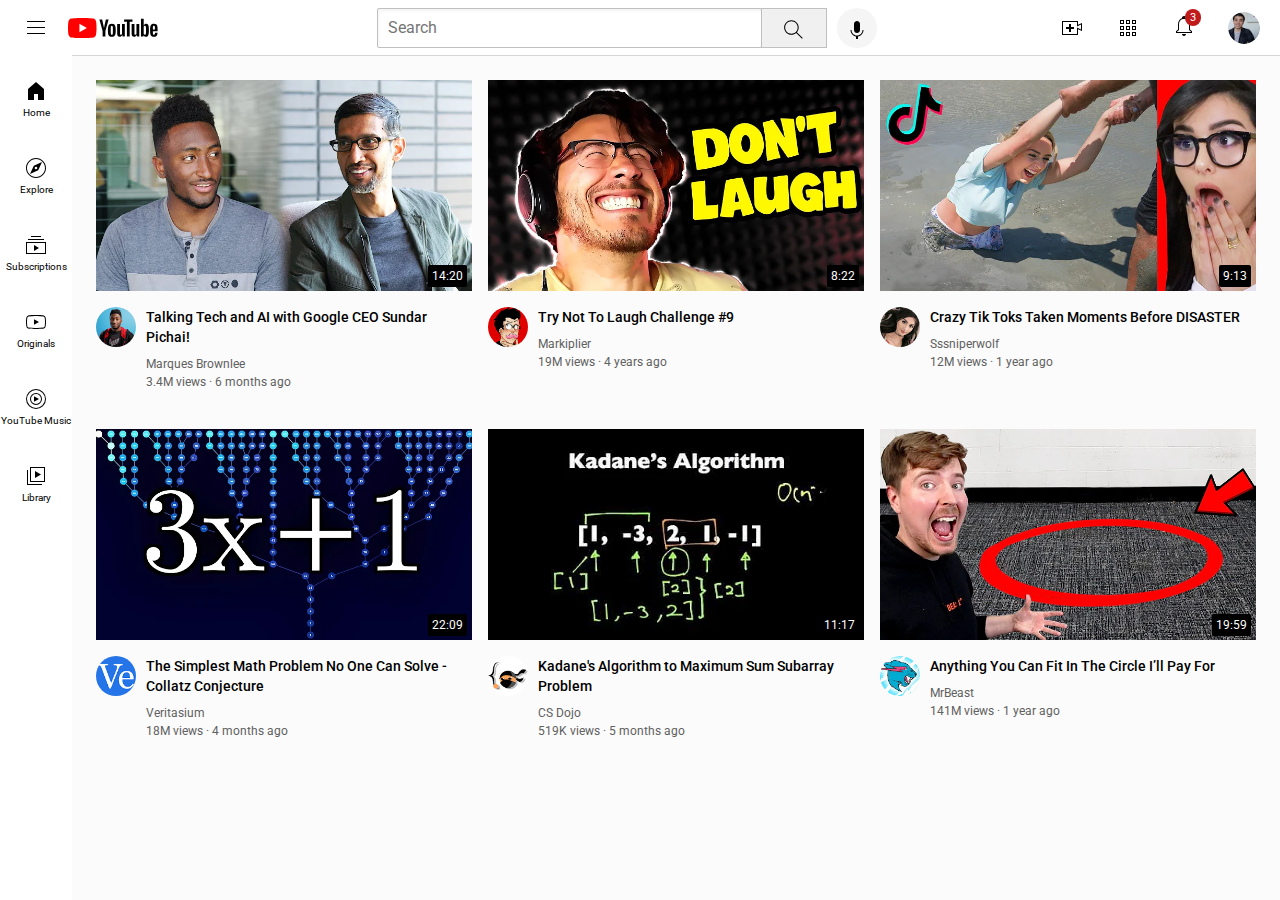
<file: index.html>
<!DOCTYPE html>
<html>
  <head>
    <title>YouTube.com</title>

    <link rel="preconnect" href="https://fonts.googleapis.com">
    <link rel="preconnect" href="https://fonts.gstatic.com" crossorigin>
    <link href="https://fonts.googleapis.com/css2?family=Roboto:wght@400;500;700&display=swap" rel="stylesheet">

    <link rel="stylesheet" href="stail/general.css" >
    <link rel="stylesheet" href="stail/header.css" >
    <link rel="stylesheet" href="stail/video.css" >
    <link rel="stylesheet" href="stail/sidebar.css" >
  </head>

  <body>
    
    <header class="header">
    <div class="left-section"> 
      <img  class="hamburger-menu" src="icons/hamburger-menu.svg">
      <img  class="youtube-logo" src="icons/youtube-logo.svg">
  </div>
    <div class="middle-section">  <input class="search-bar" type="text" placeholder="Search"> 
    <!--put position absoulte inside position relative-->
      <button class="search-button"> <img  class="search-icon" src="icons/search.svg">
    <div class="tooltip">Search</div> </button>
    <button class="voice-button"> <img  class="voice-icon" src="icons/voice-search-icon.svg">
      <div class="tooltip">Search with your voice</div></button>
    </div>
    <div class="right-section">
       <img class="upload-icon" src="icons/upload.svg">
      <img class="ytapps-icon" src="icons/youtube-apps.svg" >
       <div class="notifs-count"> <img class="notifs-icon" src="icons/notifications.svg" >
       <div class="notifs-conuter"> 3 </div>
      </div>
      <img class="my-icon" src="channel-pictures/my-channel.jpeg" >
      </div>
    </header>

 <nav class="sidebar">  
    <div class="sidebar-link"> <img src="icons/home.svg"> 
      <div> Home </div>
   </div>
    <div class="sidebar-link"> <img src="icons/explore.svg"> 
     <div>Explore</div> 
    </div>
    <div class="sidebar-link"> <img src="icons/subscriptions.svg"> 
      <div>Subscriptions</div>
    </div>
    <div class="sidebar-link"> <img src="icons/originals.svg"> 
      <div>Originals</div>
    </div>
    <div class="sidebar-link"><img src="icons/youtube-music.svg"> 
      <div>YouTube Music </div>
    </div>
    <div class="sidebar-link"> <img src="icons/library.svg">
      <div> Library </div>
    </nav>
  
  <main>
    <section class="video-grid" >
      <div class="video-preview">
        <div class="thumbnail-row">
          <img class="thumbnail" src="thumbnails/thumbnail-1.webp">
          <div class="video-time"> 14:20</div>
        </div>
        <div class="video-info-grid">
          <div class="channel-picture">
            <img class="profile-picture" src="channel-pictures/channel-1.jpeg">
          </div>
          <div class="video-info">
            <p class="video-title">
              Talking Tech and AI with Google CEO Sundar Pichai!
            </p>
            <p class="video-author">
              Marques Brownlee
            </p>
            <p class="video-stats">
              3.4M views &#183; 6 months ago
            </p>
          </div>
        </div>
      </div>
  
      <div class="video-preview">
        <div class="thumbnail-row">
          <img class="thumbnail" src="thumbnails/thumbnail-2.webp">
          <div class="video-time"> 8:22</div>
        </div>
        <div class="video-info-grid"> 
          <div class="channel-picture">
            <img class="profile-picture" src="channel-pictures/channel-2.jpeg">
          </div>
          <div class="video-info">
            <p class="video-title">
              Try Not To Laugh Challenge #9
            </p>
            <p class="video-author">
              Markiplier
            </p>
            <p class="video-stats">
              19M views &#183; 4 years ago
            </p>
          </div>
        </div>
      </div>
  
      <div class="video-preview">
        <div class="thumbnail-row">
          <img class="thumbnail" src="thumbnails/thumbnail-3.webp">
          <div class="video-time"> 9:13</div>
        </div>
        <div class="video-info-grid">
          <div class="channel-picture">
            <img class="profile-picture" src="channel-pictures/channel-3.jpeg">
          </div>
          <div class="video-info">
            <p class="video-title">
              Crazy Tik Toks Taken Moments Before DISASTER
            </p>
            <p class="video-author">
              Sssniperwolf
            </p>
            <p class="video-stats">
              12M views &#183; 1 year ago
            </p>
          </div>
        </div>
      </div>
  
      <div class="video-preview">
        <div class="thumbnail-row">
          <img class="thumbnail" src="thumbnails/thumbnail-4.webp">
          <div class="video-time"> 22:09</div>
        </div>
        <div class="video-info-grid"> 
          <div class="channel-picture">
            <img class="profile-picture" src="channel-pictures/channel-4.jpeg">
          </div>
          <div class="video-info">
            <p class="video-title">
             
The Simplest Math Problem No One Can Solve - Collatz Conjecture

            </p>
            <p class="video-author">
              Veritasium
            </p>
            <p class="video-stats">
              18M views · 4 months ago
            </p>
          </div>
        </div>
      </div>
      <div class="video-preview">
        <div class="thumbnail-row">
          <img class="thumbnail" src="thumbnails/thumbnail-5.webp">
          <div class="video-time"> 11:17</div>
        </div>
        <div class="video-info-grid">
          <div class="channel-picture">
            <img class="profile-picture" src="channel-pictures/channel-5.jpeg">
          </div>
          <div class="video-info">
            <p class="video-title">
              
Kadane's Algorithm to Maximum Sum Subarray Problem
            </p>
            <p class="video-author">
             CS Dojo
            </p>
            <p class="video-stats">
             519K views &#183; 5 months ago
            </p>
          </div>
        </div>
      </div>
  
      <div class="video-preview">
        <div class="thumbnail-row">
          <img class="thumbnail" src="thumbnails/thumbnail-6.webp">
          <div class="video-time"> 19:59</div>
        </div>
        <div class="video-info-grid"> 
          <div class="channel-picture">
            <img class="profile-picture" src="channel-pictures/channel-6.jpeg">
          </div>
          <div class="video-info">
            <p class="video-title">
             
Anything You Can Fit In The Circle I’ll Pay For
            </p>
            <p class="video-author">
              MrBeast
            </p>
            <p class="video-stats">
              141M views &#183; 1 year ago
            </p>
          </div>
        </div>
      </div>
    </sectio>
  </main>
  
</body>
    
</html>
</file>
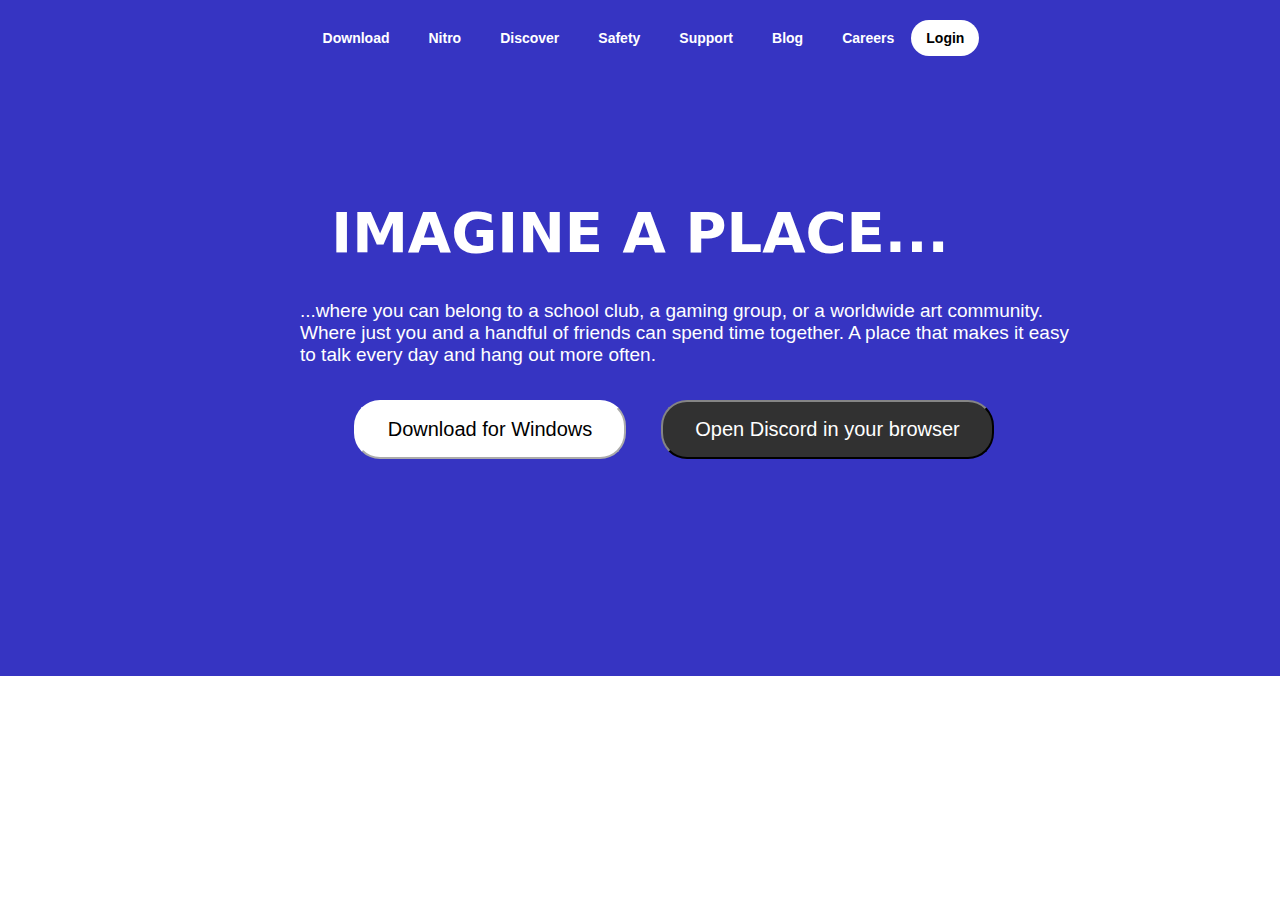
<file: discord.html>
<!DOCTYPE html>
<html>
    <head>
     <title>DISCORD.COM</title>
     <link rel="stylesheet" href="discord/discord.css">
    </head>

     <body>
     <div class="entire-page">
    <div class="box"> <div class="imagine">IMAGINE A PLACE...</div>
    <div class="one">  ...where you can belong to a school club, a gaming group, or a worldwide art community. Where just you and a handful of friends can spend time together. A place that makes it easy to talk every day and hang out more often. </div> 
     <div class="down"> <button class="downloads"> Download for Windows </button> </div>
     <div class="open"> <button class="opendisc"> Open Discord in your browser</button></div>
    <div class="Download">Download</div>
     <div class="Nitro">Nitro</div>
     <div class="Discover">Discover</div>
     <div class="Safety">Safety</div>
     <div class="Support">Support</div>
     <div class="Blog">Blog</div>
     <div class="Careers">Careers</div>
     <button class="Login"> Login </button> </div>
    </div>
    </body>

</html>
</file>
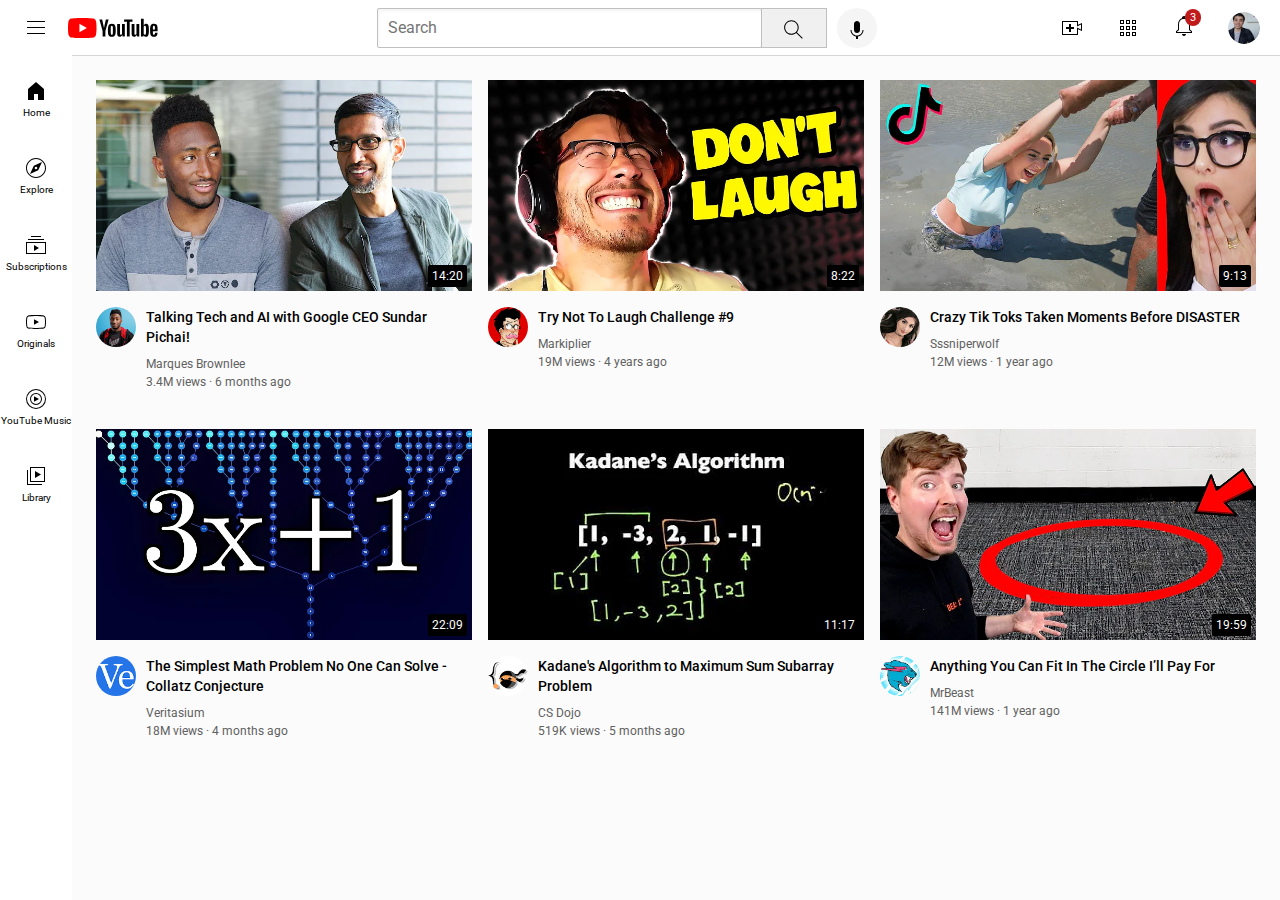
<file: youtube.html>
<!DOCTYPE html>
<html>
  <head>
    <title>YouTube.com</title>

    <link rel="preconnect" href="https://fonts.googleapis.com">
    <link rel="preconnect" href="https://fonts.gstatic.com" crossorigin>
    <link href="https://fonts.googleapis.com/css2?family=Roboto:wght@400;500;700&display=swap" rel="stylesheet">

    <link rel="stylesheet" href="stail/general.css" >
    <link rel="stylesheet" href="stail/header.css" >
    <link rel="stylesheet" href="stail/video.css" >
    <link rel="stylesheet" href="stail/sidebar.css" >
  </head>

  <body>
    
    <header class="header">
    <div class="left-section"> 
      <img  class="hamburger-menu" src="icons/hamburger-menu.svg">
      <img  class="youtube-logo" src="icons/youtube-logo.svg">
  </div>
    <div class="middle-section">  <input class="search-bar" type="text" placeholder="Search"> 
    <!--put position absoulte inside position relative-->
      <button class="search-button"> <img  class="search-icon" src="icons/search.svg">
    <div class="tooltip">Search</div> </button>
    <button class="voice-button"> <img  class="voice-icon" src="icons/voice-search-icon.svg">
      <div class="tooltip">Search with your voice</div></button>
    </div>
    <div class="right-section">
       <img class="upload-icon" src="icons/upload.svg">
      <img class="ytapps-icon" src="icons/youtube-apps.svg" >
       <div class="notifs-count"> <img class="notifs-icon" src="icons/notifications.svg" >
       <div class="notifs-conuter"> 3 </div>
      </div>
      <img class="my-icon" src="channel-pictures/my-channel.jpeg" >
      </div>
    </header>

 <nav class="sidebar">  
    <div class="sidebar-link"> <img src="icons/home.svg"> 
      <div> Home </div>
   </div>
    <div class="sidebar-link"> <img src="icons/explore.svg"> 
     <div>Explore</div> 
    </div>
    <div class="sidebar-link"> <img src="icons/subscriptions.svg"> 
      <div>Subscriptions</div>
    </div>
    <div class="sidebar-link"> <img src="icons/originals.svg"> 
      <div>Originals</div>
    </div>
    <div class="sidebar-link"><img src="icons/youtube-music.svg"> 
      <div>YouTube Music </div>
    </div>
    <div class="sidebar-link"> <img src="icons/library.svg">
      <div> Library </div>
    </nav>
  
  <main>
    <section class="video-grid" >
      <div class="video-preview">
        <div class="thumbnail-row">
          <img class="thumbnail" src="thumbnails/thumbnail-1.webp">
          <div class="video-time"> 14:20</div>
        </div>
        <div class="video-info-grid">
          <div class="channel-picture">
            <img class="profile-picture" src="channel-pictures/channel-1.jpeg">
          </div>
          <div class="video-info">
            <p class="video-title">
              Talking Tech and AI with Google CEO Sundar Pichai!
            </p>
            <p class="video-author">
              Marques Brownlee
            </p>
            <p class="video-stats">
              3.4M views &#183; 6 months ago
            </p>
          </div>
        </div>
      </div>
  
      <div class="video-preview">
        <div class="thumbnail-row">
          <img class="thumbnail" src="thumbnails/thumbnail-2.webp">
          <div class="video-time"> 8:22</div>
        </div>
        <div class="video-info-grid"> 
          <div class="channel-picture">
            <img class="profile-picture" src="channel-pictures/channel-2.jpeg">
          </div>
          <div class="video-info">
            <p class="video-title">
              Try Not To Laugh Challenge #9
            </p>
            <p class="video-author">
              Markiplier
            </p>
            <p class="video-stats">
              19M views &#183; 4 years ago
            </p>
          </div>
        </div>
      </div>
  
      <div class="video-preview">
        <div class="thumbnail-row">
          <img class="thumbnail" src="thumbnails/thumbnail-3.webp">
          <div class="video-time"> 9:13</div>
        </div>
        <div class="video-info-grid">
          <div class="channel-picture">
            <img class="profile-picture" src="channel-pictures/channel-3.jpeg">
          </div>
          <div class="video-info">
            <p class="video-title">
              Crazy Tik Toks Taken Moments Before DISASTER
            </p>
            <p class="video-author">
              Sssniperwolf
            </p>
            <p class="video-stats">
              12M views &#183; 1 year ago
            </p>
          </div>
        </div>
      </div>
  
      <div class="video-preview">
        <div class="thumbnail-row">
          <img class="thumbnail" src="thumbnails/thumbnail-4.webp">
          <div class="video-time"> 22:09</div>
        </div>
        <div class="video-info-grid"> 
          <div class="channel-picture">
            <img class="profile-picture" src="channel-pictures/channel-4.jpeg">
          </div>
          <div class="video-info">
            <p class="video-title">
             
The Simplest Math Problem No One Can Solve - Collatz Conjecture

            </p>
            <p class="video-author">
              Veritasium
            </p>
            <p class="video-stats">
              18M views · 4 months ago
            </p>
          </div>
        </div>
      </div>
      <div class="video-preview">
        <div class="thumbnail-row">
          <img class="thumbnail" src="thumbnails/thumbnail-5.webp">
          <div class="video-time"> 11:17</div>
        </div>
        <div class="video-info-grid">
          <div class="channel-picture">
            <img class="profile-picture" src="channel-pictures/channel-5.jpeg">
          </div>
          <div class="video-info">
            <p class="video-title">
              
Kadane's Algorithm to Maximum Sum Subarray Problem
            </p>
            <p class="video-author">
             CS Dojo
            </p>
            <p class="video-stats">
             519K views &#183; 5 months ago
            </p>
          </div>
        </div>
      </div>
  
      <div class="video-preview">
        <div class="thumbnail-row">
          <img class="thumbnail" src="thumbnails/thumbnail-6.webp">
          <div class="video-time"> 19:59</div>
        </div>
        <div class="video-info-grid"> 
          <div class="channel-picture">
            <img class="profile-picture" src="channel-pictures/channel-6.jpeg">
          </div>
          <div class="video-info">
            <p class="video-title">
             
Anything You Can Fit In The Circle I’ll Pay For
            </p>
            <p class="video-author">
              MrBeast
            </p>
            <p class="video-stats">
              141M views &#183; 1 year ago
            </p>
          </div>
        </div>
      </div>
    </sectio>
  </main>
  
</body>
    
</html>
</file>
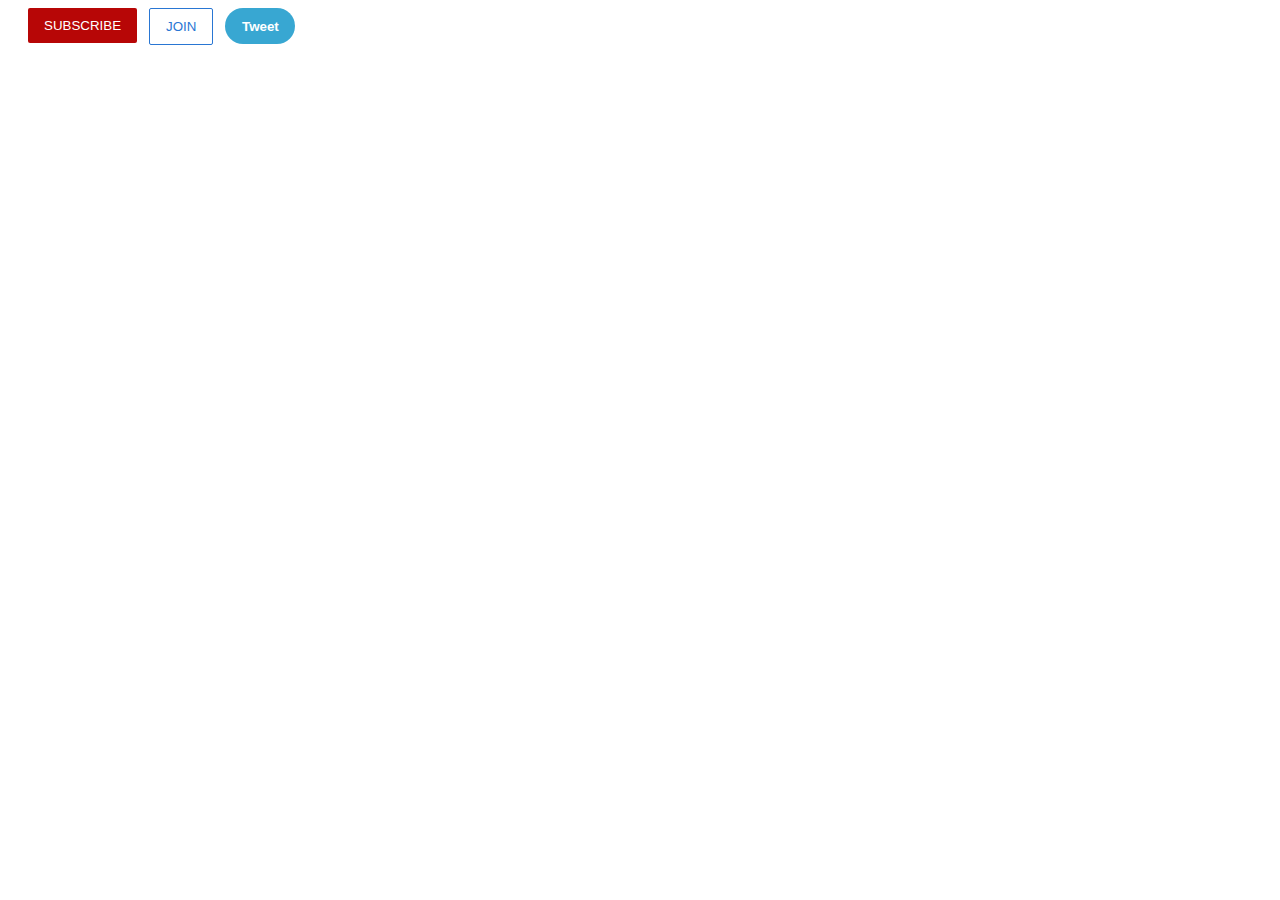
<file: intro to html/buttons.html>
<!DOCTYPE html>
<html>
<head><title>buttons</title>
    <link rel="stylesheet" href="styl/buttons.css">

</head>
<body>
<button class="subscribe-button"> SUBSCRIBE</button>

<button class="join-button"> JOIN  </button>

<button class="tweet-button"> Tweet</button>

</body>
</html>
</file>
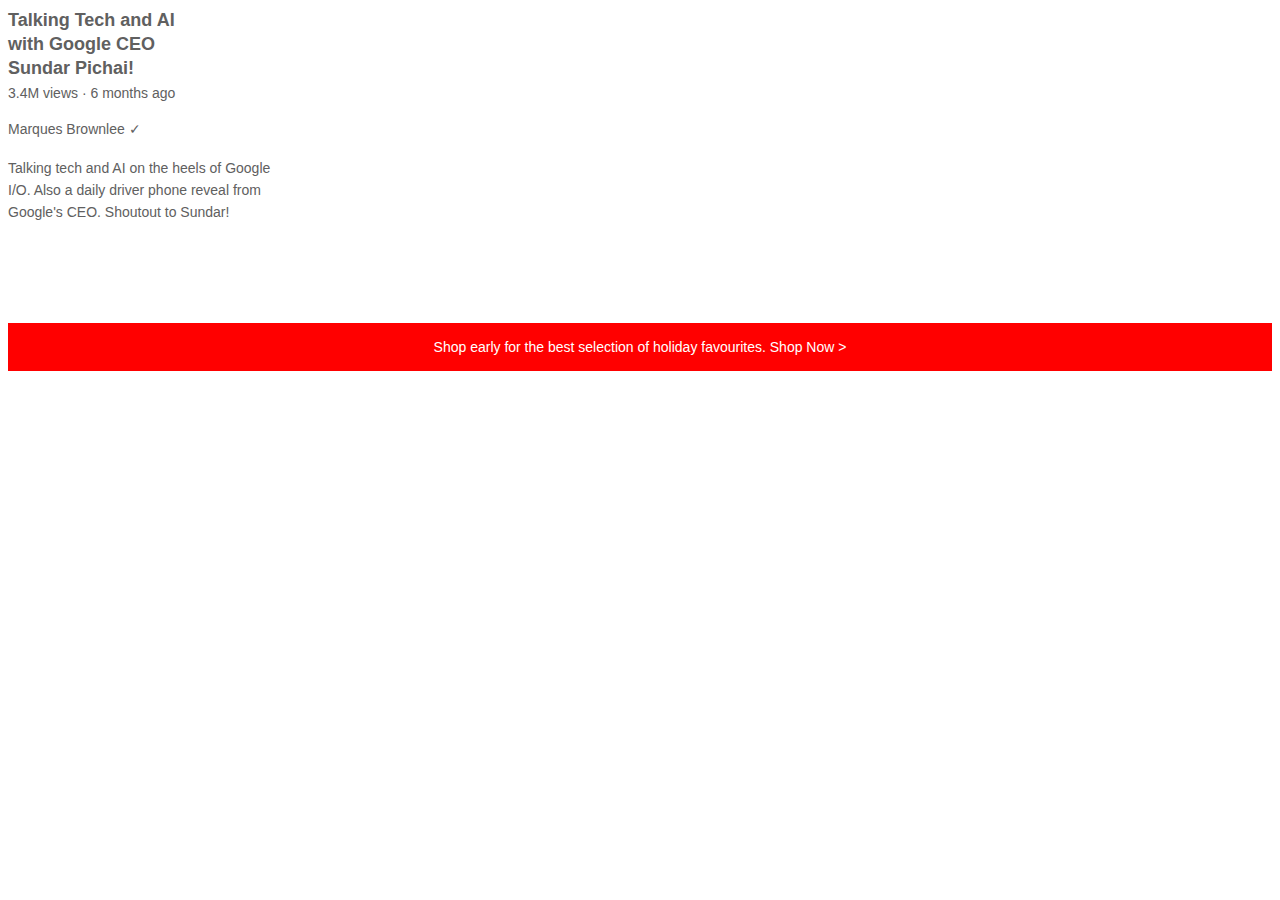
<file: intro to html/text.html>
<!DOCTYPE html>
<html>
<head>
    <title>buttons</title>
    <link rel="stylesheet" href="styl/texts.css">
</head>

<body>
<p class="video-title" >
    Talking Tech and AI with Google CEO Sundar Pichai!
</p>

<p class="views" >
    3.4M views &#183; 6 months ago 
</p>

<p class="brownie" >
    Marques Brownlee &#10003;
</p>

<p class="idk" >
    Talking tech and AI on the heels of Google I/O. Also a daily driver phone reveal from Google's CEO. Shoutout to Sundar!
</p>

<p class="ok" >
    Shop early for the best selection of holiday favourites. <span class="shoplink"> Shop Now &#62; </span>

</p>
</body>
</html>
</file>
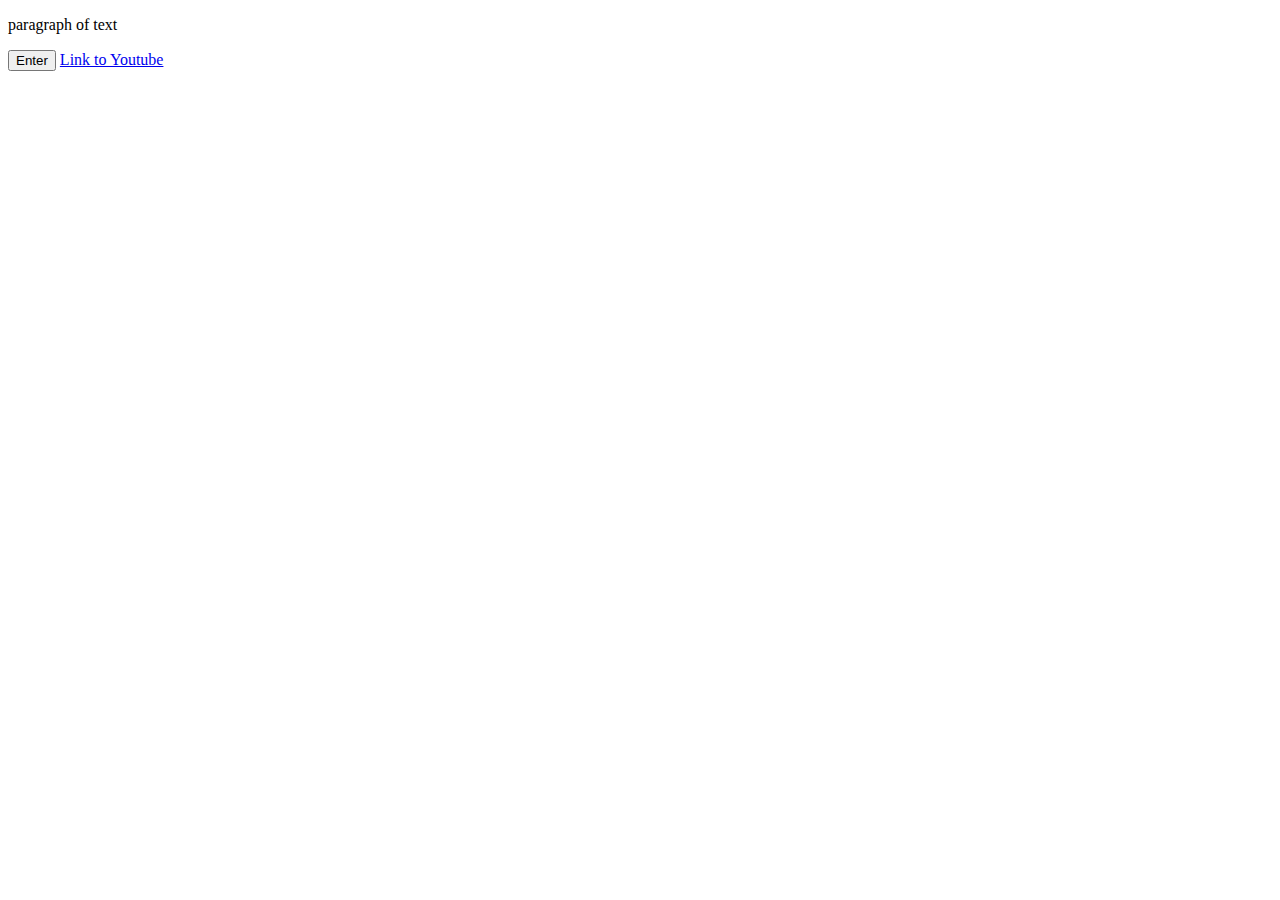
<file: intro to html/website.html>
<!DOCTYPE html>
<html>
    <head>
        <title> FIRST WEBSITE</title>
    </head>
   
 <body>
<p>paragraph of text</p>
<button>Enter</button>
<a href="https://www.youtube.com/" target="_blank"> Link to Youtube</a>
</body>
</html>
</file>
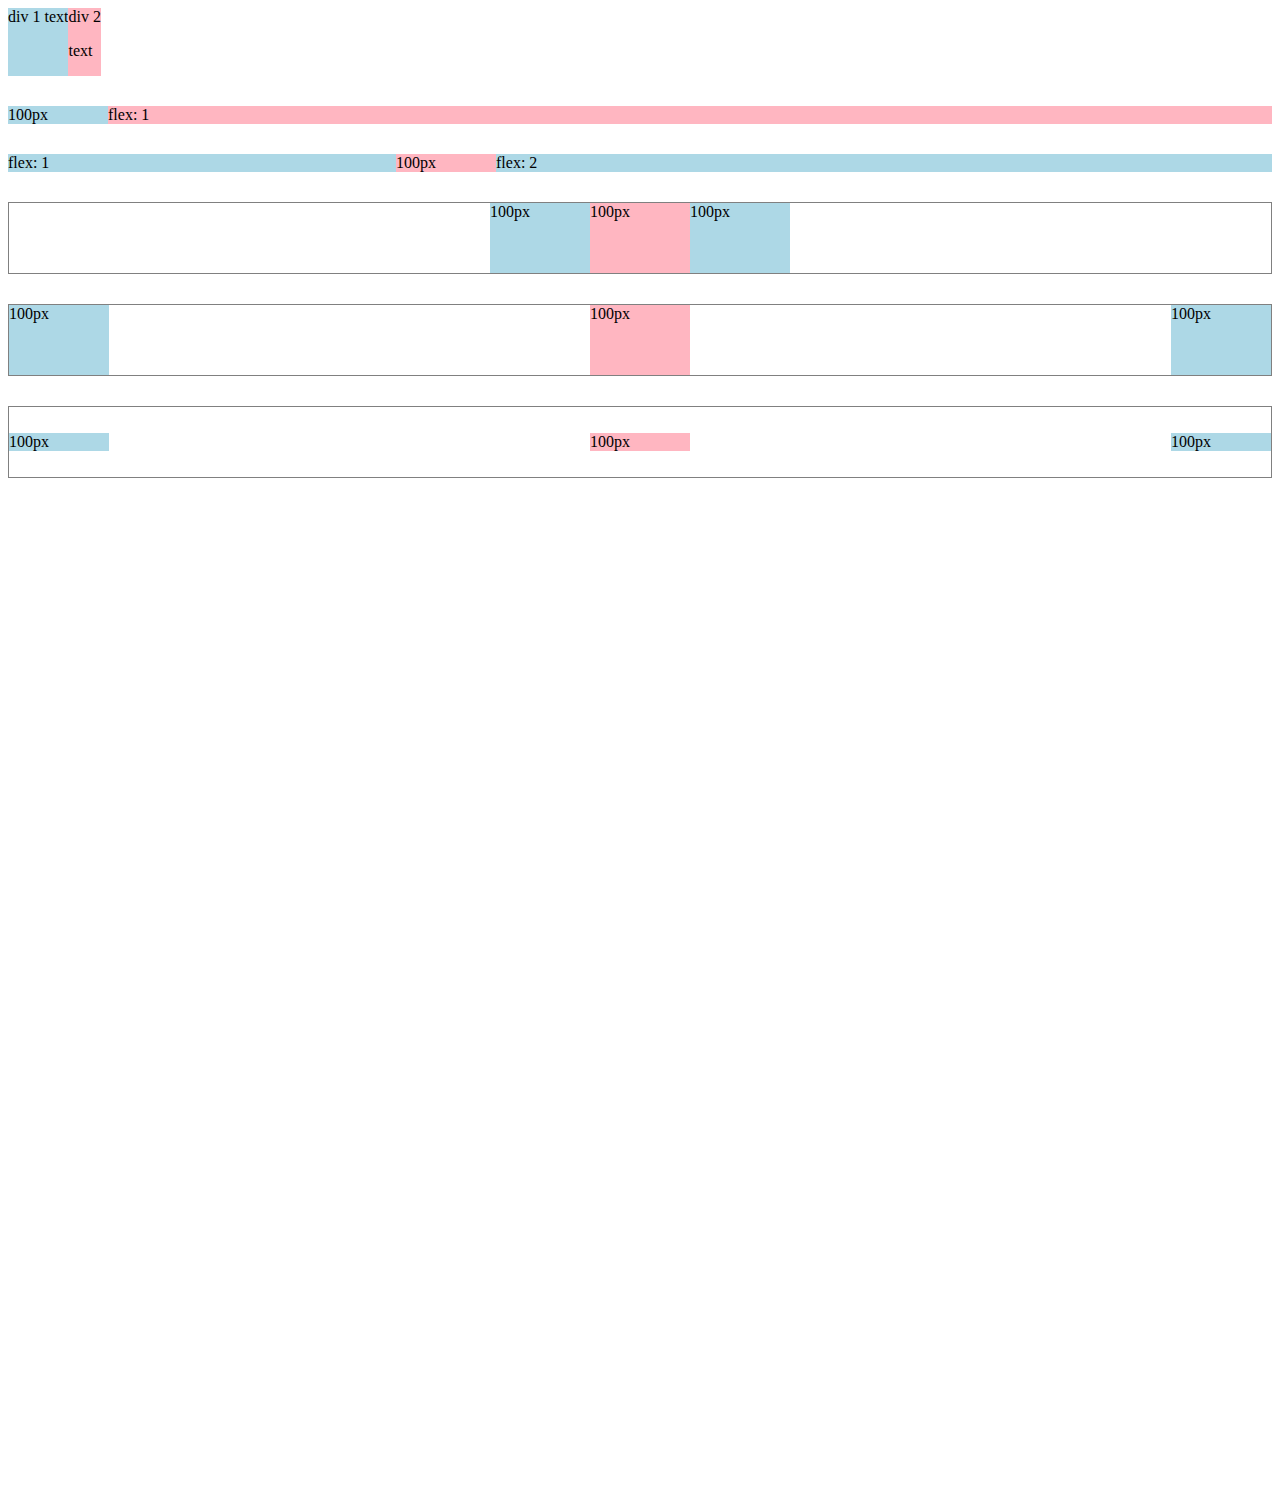
<file: practice/flexbot.html>
<!DOCTYPE html>
<html>
  <head>
    <title>Flexbox Practice</title>
  </head>
  <body style="padding-bottom: 1000px;">
    <div style="
      display: flex;
      flex-direction: row;
    ">
      <div style="background-color: lightblue;">div 1 text</div>
      <div style="background-color: lightpink;">div 2 <p>text</p></div>
    </div>

    <div style="
      margin-top: 30px;
      display: flex;
      flex-direction: row;
    ">
      <div style="
        background-color: lightblue;
        width: 100px;
      ">100px</div>
      <div style="
        background-color: lightpink;
        flex: 1;
      ">flex: 1</div>
    </div>

    <div style="
      margin-top: 30px;
      display: flex;
      flex-direction: row;
    ">
      <div style="
        background-color: lightblue;
        flex: 1;
      ">flex: 1</div>
      <div style="
        background-color: lightpink;
        width: 100px;
      ">100px</div>
      <div style="
        background-color: lightblue;
        flex: 2;
      ">flex: 2</div>
    </div>

    <div style="
      margin-top: 30px;
      height: 70px;
      border-width: 1px;
      border-style: solid;
      border-color: gray;

      display: flex;
      flex-direction: row;
      justify-content: center;
    ">
      <div style="
        background-color: lightblue;
        width: 100px;
      ">100px</div>
      <div style="
        background-color: lightpink;
        width: 100px;
      ">100px</div>
      <div style="
        background-color: lightblue;
        width: 100px;
      ">100px</div>
    </div>

    <div style="
      margin-top: 30px;
      height: 70px;
      border-width: 1px;
      border-style: solid;
      border-color: gray;

      display: flex;
      flex-direction: row;
      justify-content: space-between;
    ">
      <div style="
        background-color: lightblue;
        width: 100px;
      ">100px</div>
      <div style="
        background-color: lightpink;
        width: 100px;
      ">100px</div>
      <div style="
        background-color: lightblue;
        width: 100px;
      ">100px</div>
    </div>

    <div style="
      margin-top: 30px;
      height: 70px;
      border-width: 1px;
      border-style: solid;
      border-color: gray;

      display: flex;
      flex-direction: row;
      justify-content: space-between;
      align-items: center;
    ">
      <div style="
        background-color: lightblue;
        width: 100px;
      ">100px</div>
      <div style="
        background-color: lightpink;
        width: 100px;
      ">100px</div>
      <div style="
        background-color: lightblue;
        width: 100px;
      ">100px</div>
    </div>
  </body>
</html>
</file>
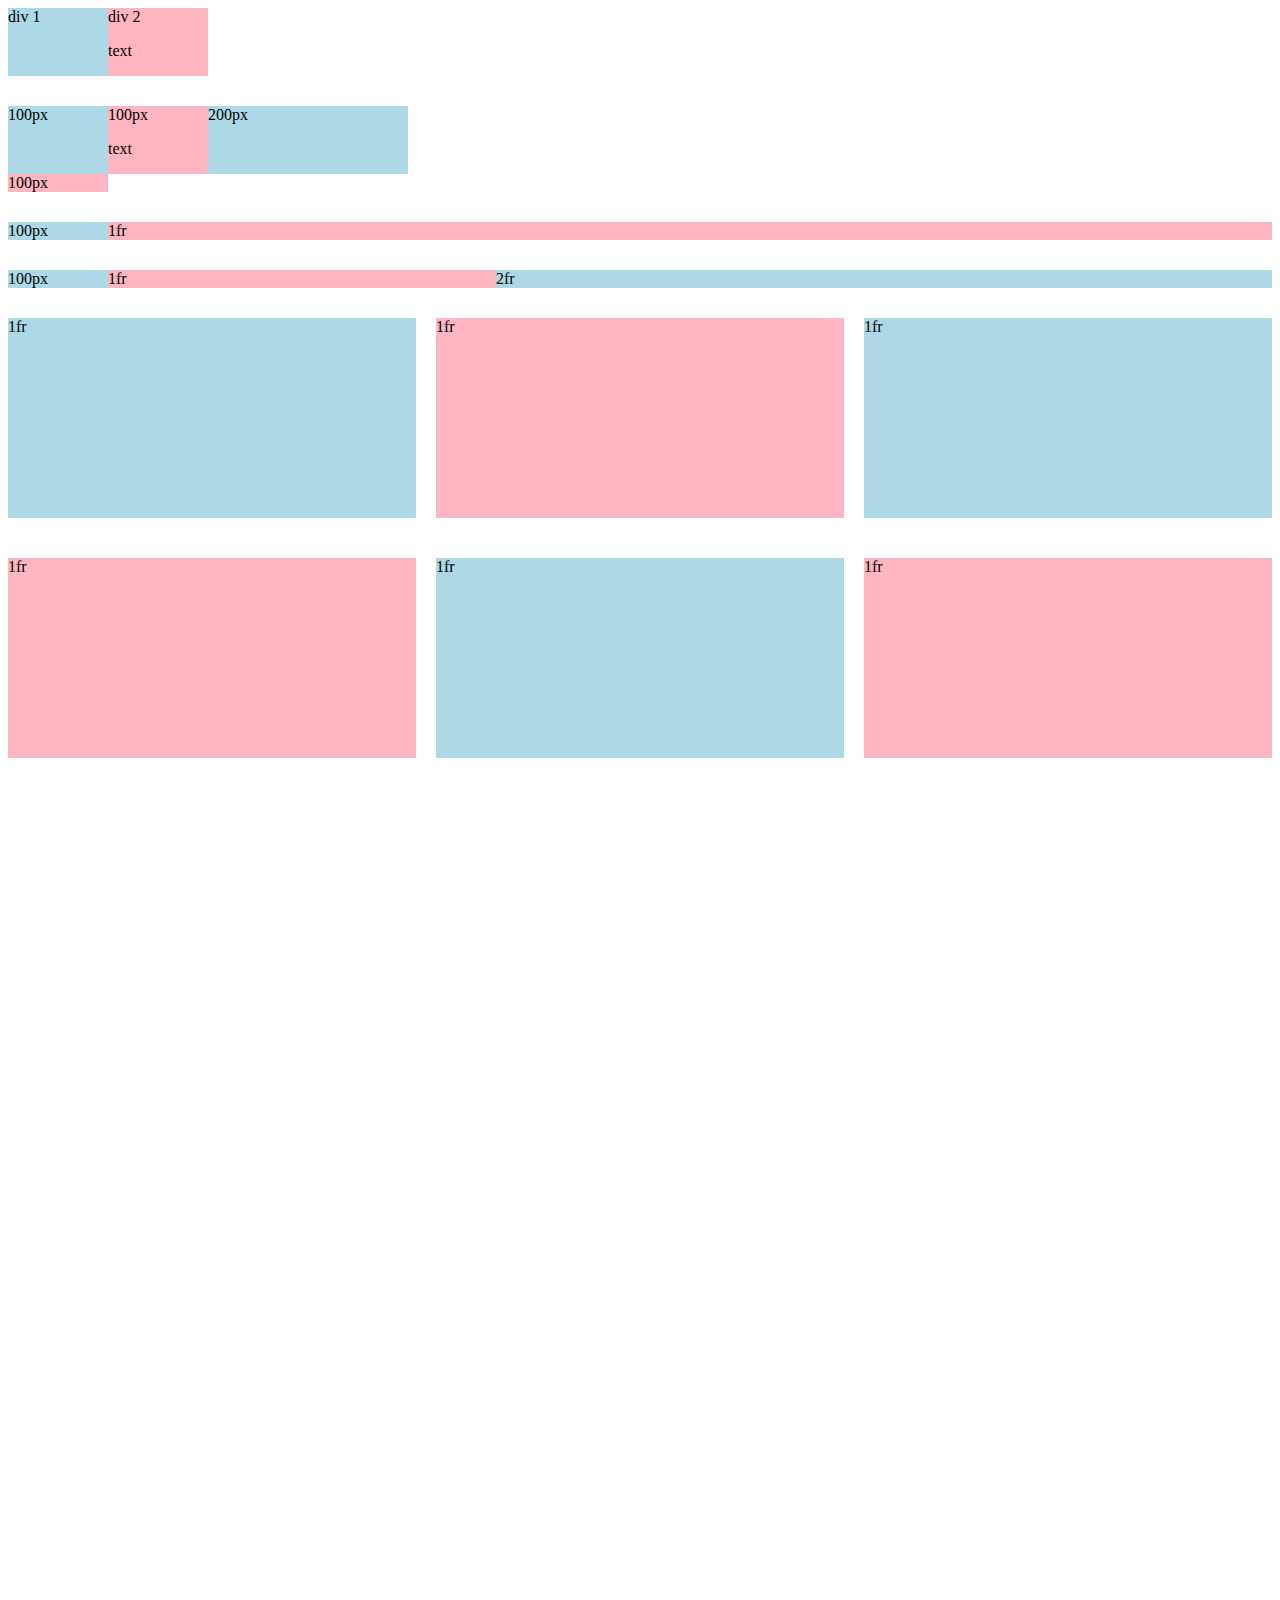
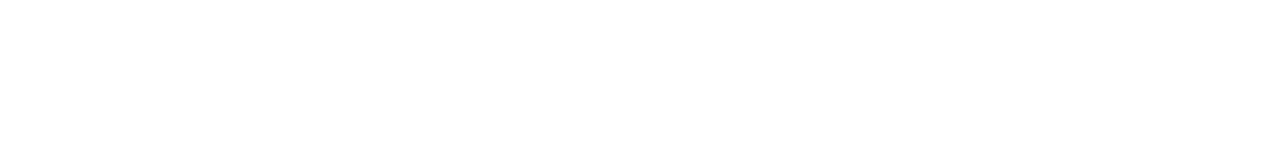
<file: practice/grid.html>
<!DOCTYPE html>
<html>
  <head>
    <title>Grid Practice</title>
  </head>
  <body style="padding-bottom: 1000px;">
    <div style="
      display: grid;
      grid-template-columns: 100px 100px;
    ">
      <div style="background-color: lightblue;">div 1</div>
      <div style="background-color: lightpink;">div 2<p>text</p></div>
    </div>

    <div style="
      margin-top: 30px;
      display: grid;
      grid-template-columns: 100px 100px 200px;
    ">
      <div style="background-color: lightblue;">100px</div>
      <div style="background-color: lightpink;">100px<p>text</p></div>
      <div style="background-color: lightblue;">200px</div>
      <div style="background-color: lightpink;">100px</div>
    </div>

    <div style="
      margin-top: 30px;
      display: grid;
      grid-template-columns: 100px 1fr;
    ">
      <div style="background-color: lightblue;">100px</div>
      <div style="background-color: lightpink;">1fr</div>
    </div>

    <div style="
      margin-top: 30px;
      display: grid;
      grid-template-columns: 100px 1fr 2fr;
    ">
      <div style="background-color: lightblue;">100px</div>
      <div style="background-color: lightpink;">1fr</div>
      <div style="background-color: lightblue;">2fr</div>
    </div>

    <div style="
      margin-top: 30px;
      display: grid;
      grid-template-columns: 1fr 1fr 1fr;
      column-gap: 20px;
      row-gap: 40px;
    ">
      <div style="background-color: lightblue; height: 200px;">1fr</div>
      <div style="background-color: lightpink; height: 200px;">1fr</div>
      <div style="background-color: lightblue; height: 200px;">1fr</div>
      <div style="background-color: lightpink; height: 200px;">1fr</div>
      <div style="background-color: lightblue; height: 200px;">1fr</div>
      <div style="background-color: lightpink; height: 200px;">1fr</div>
    </div>
  </body>
</html>
</file>
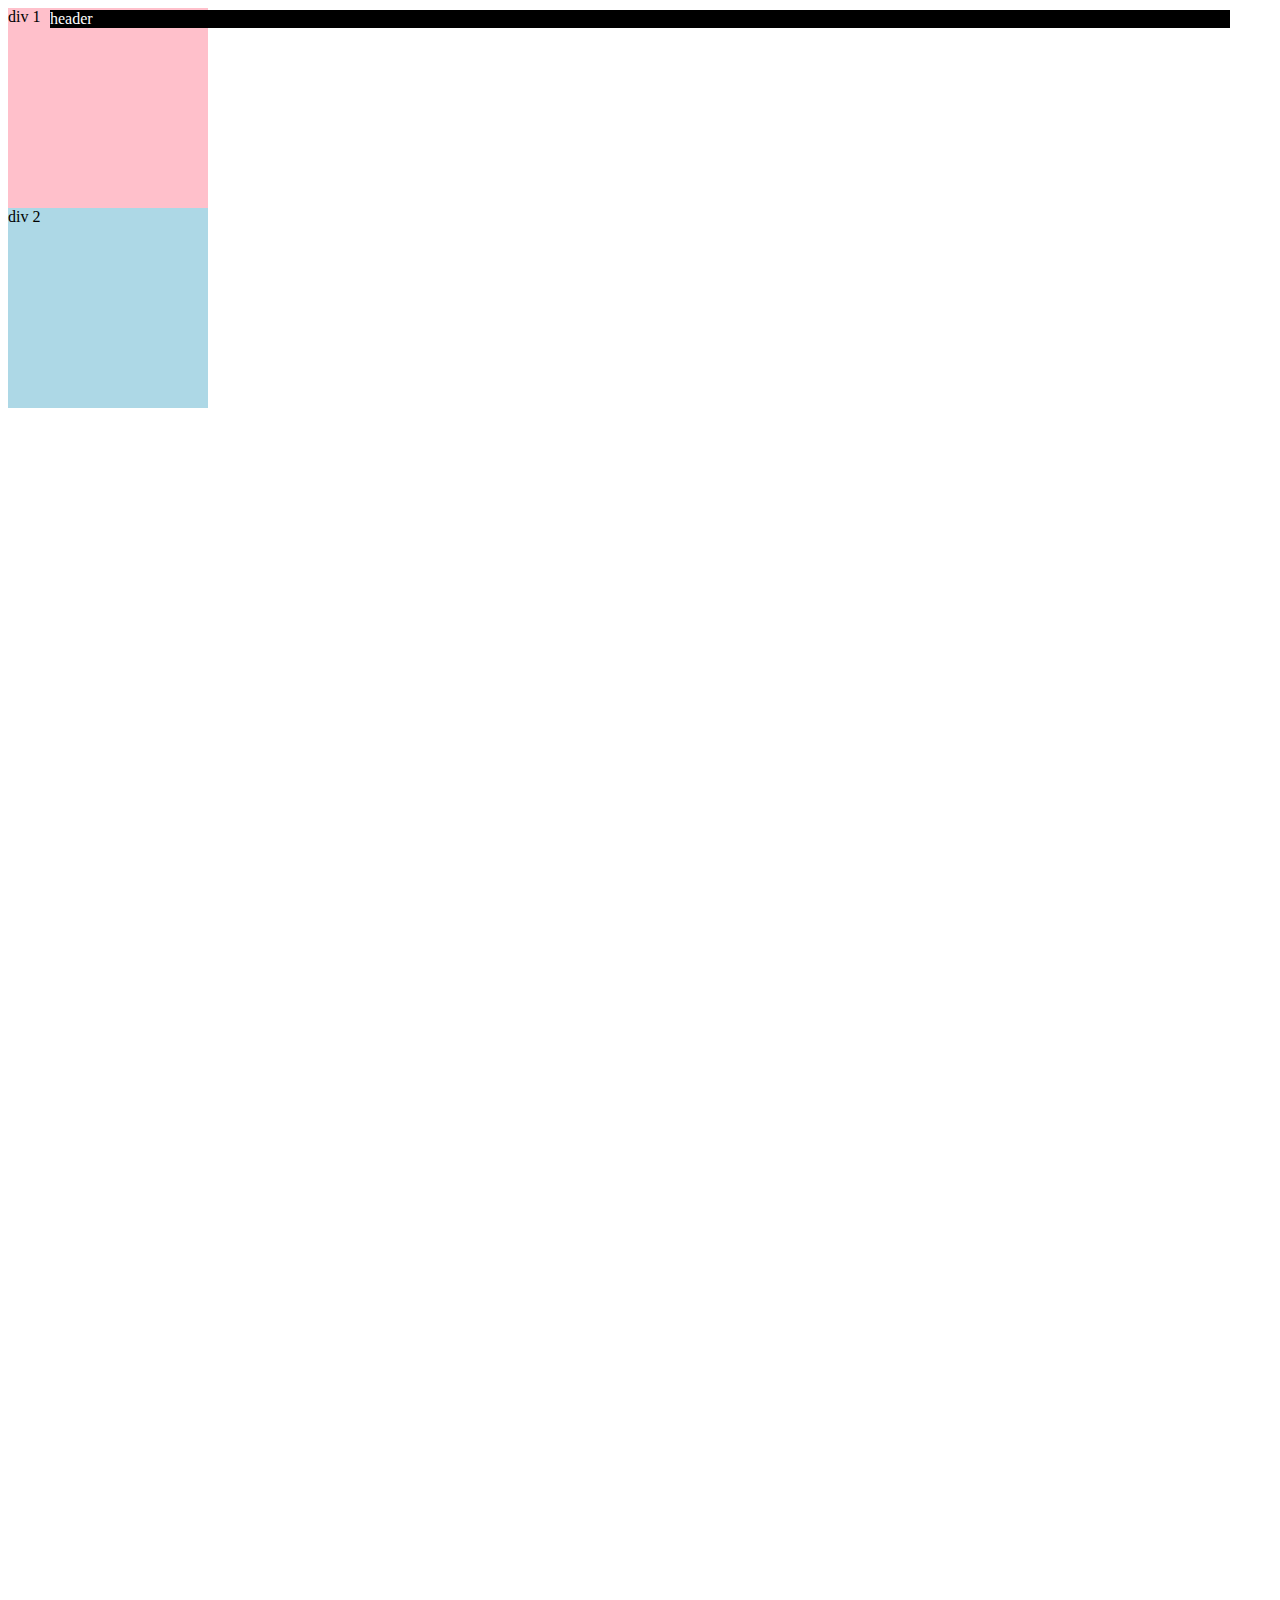
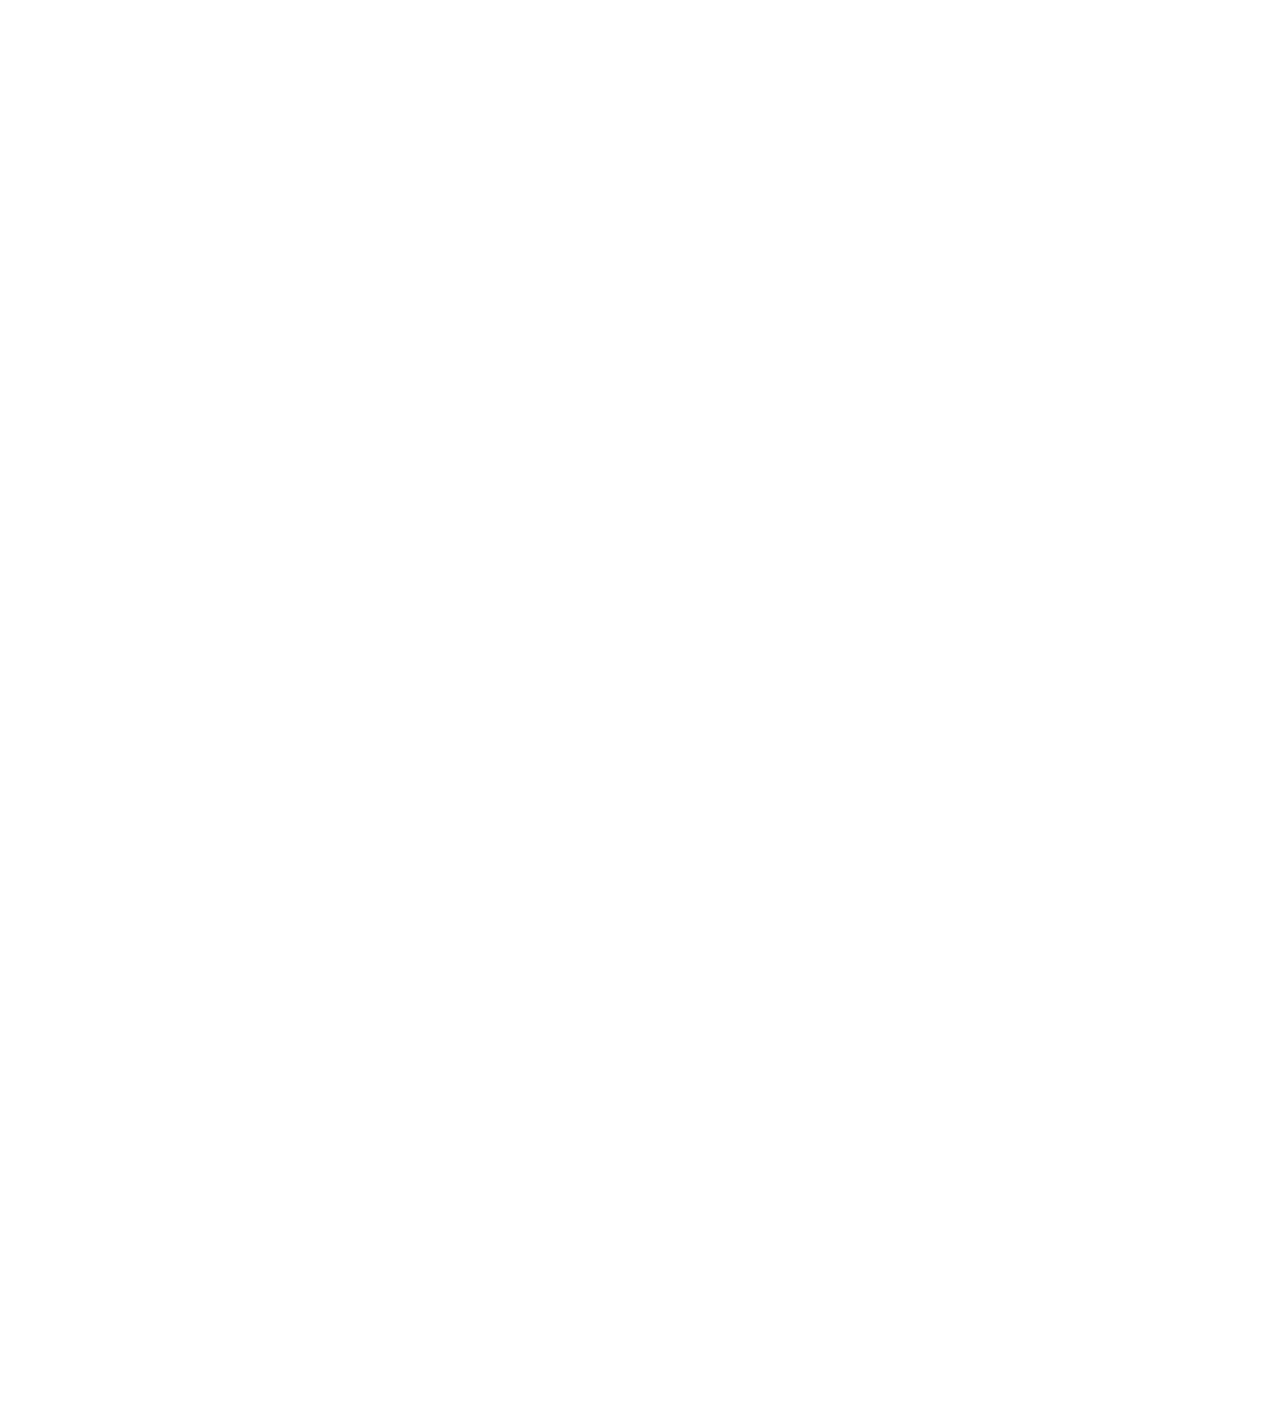
<file: practice/position.html>
<!DOCTYPE html>
<html>
    <head>
    </head>
    <body style="height: 3000px;" >
        <div style="background-color: black; color: white; position: fixed; 
        top: 10px; left: 50px;right: 50px;" > header</div>
        <div style="background-color: pink; height: 200px;width: 200px;"> div 1 </div>
        <div style="background-color: lightblue; height: 200px;width: 200px;">div 2 </div>
    </body>
</html>
</file>
<file: stail/general.css>
p {
    margin-top: 0;
    margin-bottom: 0;
 }

  body {
    margin: 0px;
    padding-top: 80px;
    padding-left: 96px;
    padding-right: 24px;
    background-color: rgb(251, 251, 251);
    /*this style below will be inherited*/
    font-family: Roboto,Arial;
  }
</file>
<file: stail/header.css>
.header {
  height: 55px;
  display: flex;
  flex-direction: row;
  justify-content: space-between;
  position: fixed;
  top: 0;
  right: 0;
  left: 0;
  background-color: white;
  border-bottom-width: 1px;
  border-bottom-style: solid;
  border-bottom-color: rgb(214, 211, 211);
  z-index: 100;
}    

.left-section {
    display: flex;
    align-items: center;
}

.hamburger-menu {
    height: 24px;
    margin-left: 24px;
    margin-right: 20px;
}

.youtube-logo {
    height: 20px;
}

.middle-section {
    flex: 1;
    margin-left: 70px;
    margin-right: 35px;
    max-width: 500px;
    display: flex;
    align-items:center;
}

.search-bar::placeholder {
    font-family: Roboto,Arial;
    font-size: 16px;
}

.search-bar {
    flex: 1;
    height:36px;
    padding-left: 10px;
    font-size: 16px;
    border: 1px solid rgb(192,192, 192) ;
  border-radius: 2px;
  box-shadow: inset 1px 2px 3px rgba(0, 0,0, 0.05);
  width: 0;
}

.search-button   {
    background-color: rgb(240, 240, 240);
    height: 40px;
    width: 66px;
    border-color: rgb(192,192, 192);
    border-style: solid;
    margin-left: -1px;
    border-width: 1px;
   margin-right: 10px;
   position: relative;
}

.search-button .tooltip, .voice-button .tooltip {
    font-family: Roboto,Arial;
position: absolute;
background-color: rgb(119, 117, 117);
color: white;
padding-top: 4px;
padding-left: 8px;
padding-bottom: 4px;
padding-right: 8px;
border-radius: 4px;
font-size: 12px;
bottom: -30px;
opacity: 0;
transition: opacity 0.15s;
pointer-events: none;
white-space: nowrap;
}

.search-button:hover .tooltip, .voice-button:hover .tooltip {
opacity: 1;
}

.search-icon {
    height: 25px;
    margin-top: 4px;
}

.search-button,.voice-button {
position: relative;
display: flex;
justify-content: center;
align-items: center;
}

.voice-button {
    height: 40px;
    width: 40px;
     border-radius: 20px;
     border: none;
     background-color: rgb(245, 245, 245);
}

.voice-icon {
    height: 24px;
    margin-top: 4px;
}

.right-section {
    width: 200px;
    display: flex;
    align-items: center;
    justify-content: space-between;
    margin-right: 20px;
    flex-shrink: 0;
}

.upload-icon {
    height: 24px;
}

.ytapps-icon {
    height: 24px;
}

.notifs-icon {
    height: 24px;
}

.notifs-count {
    position: relative;
}

.notifs-conuter {
    position:absolute;
    color: white;
   top: -5px;
   right: -5px;
   background-color: rgb(191, 27, 27);
   color: white;
   font-family: Roboto,Arial;
   font-size: 11px;
   padding-left: 5px;
   padding-right: 5px ;
   padding-bottom: 2px;
   padding-top: 2px;
   border-radius: 10px;
}

.my-icon {
    height: 32px;
    border-radius: 16px;
}
</file>
<file: stail/video.css>
.thumbnail {
    width: 100%;
  }

  .video-title {
    margin-top: 0;
    font-size: 14px;
    font-weight: 500;
    line-height: 20px;
    margin-bottom: 10px;
  }

  .video-info-grid {
    display: grid;
    grid-template-columns:50px 1fr ;
  }

  @media (max-width: 750px) {
    .video-grid {
      grid-template-columns: 1fr 1fr;
    }
  }

  .profile-picture {
    width: 40px;
    border-radius: 50px;
  }

  .thumbnail-row {
    margin-bottom: 12px;
    position: relative;
  }

  .video-author,
  .video-stats {
    font-size: 12px;
    color: rgb(96, 96, 96);
  }

  .video-author {
    margin-bottom: 4px;
  }

  .video-grid {
    display: grid;
    grid-template-columns: 1fr 1fr 1fr;
    column-gap: 16px;
    row-gap: 40px;
  }
  .video-time {
    background-color: black;
    color: white;
    position: absolute;
    bottom: 8px;
    right: 5px;
    font-size: 12px;
    padding: 4px;
    border-radius: 2px;
  }
</file>
<file: stail/sidebar.css>
.sidebar {
    position: fixed;
    left: 0;
    top: 55px;
    bottom: 0;
    background-color: white;
    z-index: 200;
    padding-top: 5px;
    width: 72px;
}

.sidebar-link {
    height: 76px;
    margin-bottom: 1px;
    display: flex;
    flex-direction: column;
    justify-content: center;
    align-items: center;
    cursor: pointer;
}

.sidebar-link:hover {
    background-color: rgb(235, 233, 233);
}

.sidebar-link img {
    height: 24px;
margin-bottom: 4px;
}

.sidebar-link div {
    font-family: Roboto,Arial;
    font-size: 10px;
}
</file>
<file: discord/discord.css>
.entire-page{
    background-color: rgb(54, 52, 194);
    margin: -8px;
    position: relative;
}

.box {
    padding-bottom: 620px;
    background-color:  rgb(54, 52, 194);
    margin-left: 169.600px;
    margin-right: 169.600px;
    color: white;
    display: flex;
    flex-direction: row;
    justify-content: center;
    padding-top: 20px;
    position: relative;
}

.Download,.Nitro, .Discover,.Safety,.Support,.Blog,.Careers {
  font-family: Ggsans,sans-serif;
    margin-left: 12px;
    margin-right: 10px;
    font-size: 14px;    
    padding: 10px;
   font-weight: bold;
   margin-right: 7px;
}

.Download:hover,.Nitro:hover, .Discover:hover,.Safety:hover,.Support:hover,.Blog:hover,.Careers:hover {
    text-decoration: underline;
    text-decoration-thickness: 2px;
    cursor: pointer;
}

.Login {
    background-color: white;
    color: black;
    font-family: Ggsans,sans-serif;
    font-weight: bold;
    font-size: 14px;
   border-radius: 25px;
   border: 0;
   padding-left: 15px ;
   padding-right: 15px;
   padding-top: 8px;
   padding-bottom: 8px;
   display: flex;
   align-items: center;
   cursor: pointer;
}

.Login:hover {
    color: rgb(54, 52, 194);
}

.imagine {
   position: absolute;
   background-color: rgb(54, 52, 194);
   color: white;
font-family: system-ui, -apple-system, BlinkMacSystemFont, 'Segoe UI', Roboto, Oxygen, Ubuntu, Cantarell, 'Open Sans', 'Helvetica Neue', sans-serif;
   top: 200px;
   font-size: 56px;
   font-weight: 900;
}

.one {
    position: absolute;
    background-color: rgb(54, 52, 194);
    top: 300px;
    font-size: 19px;
    font-family: Ggsans,sans-serif;
    height: 97.500px;
    width : 780px;
    margin-left: 100px;
    line-height: -2px;
}

.down {
    position: absolute;
    top: 400px;
    margin-left: -300px;
}

.downloads
{
    color: black;
    background-color: white;
    border-color: white;
    padding-top: 16px;
    padding-bottom: 16px;
    padding-left: 32px;
    padding-right:32px;
    font-size: 20px;
    border-radius: 26px ;
    position: relative;
}

.downloads:hover {
    color:  rgb(54, 52, 194);
    cursor: pointer;
}

.open {
    position:absolute;
   top: 400px;
   margin-left: 375px;

}

.opendisc {
    color: white;
    background-color: rgb(49, 49, 49);
    border-color: rgb(49, 49, 49);
    padding-top: 16px;
    padding-bottom: 16px;
    padding-left: 32px;
    padding-right:32px;
    font-size: 20px;
    border-radius: 26px ;
    transition: opacity 1s;
}

.opendisc:hover  {
    cursor: pointer;
    background-color:rgb(35, 39, 42) ;
}
</file>
<file: intro to html/styl/buttons.css>
.subscribe-button {
        background-color: rgb(183, 6, 6);
        color: white;
        border:none;
        border-radius: 2px;
        cursor: pointer;
        margin-right: 8px;
        margin-left: 20px;
        transition: opacity 1s;
        padding-left: 16px;
        padding-right: 16px;
        padding-bottom:10px;
        padding-top: 10px;
        vertical-align: top;
    }

    .join-button {
        background-color: white;
        color: rgb(41, 118, 211);
        border-radius: 2px;
        cursor: pointer;
        border-color:  rgb(41, 118,211);
        border-style: solid;
        border-width: 1px;
       transition: background-color 0.15s;
          transition: color 0.15s;
          vertical-align: top;
          padding-left: 16px;
        padding-right: 16px;
        padding-bottom:10px;
        padding-top: 10px;
    }

    .join-button:hover {
        background-color:rgb(41, 118, 211) ;
        color: white;
    }

    .join-button:active {
        opacity: 0.7;
    }
    
    .tweet-button {
        background-color: rgb(56, 167, 210);
        height: 36px;
        color:white ;
        width: 70px; ;
        margin-left: 8px;
        border-radius: 18px; 
        cursor: pointer;
        border: none;
        font-weight: bold;
        font: size 15px; ;
       transition: box-shadow 0.15s;
       vertical-align: top;
    }

    .tweet-button:hover { 
        box-shadow: 5px 5px 10px rgba(0, 0, 0, 0.15)
    }

    .subscribe-button:hover {
        opacity:0.8 ;
    }

    .subscribe-button:active {
        opacity: 0.5;
    }
</file>
<file: intro to html/styl/texts.css>
p {
    font-family: Arial;
    margin-top: 0px;
    margin-bottom: 0px;
    color:rgb(96, 96, 96); 
    font-size: 14px;
 }

.video-title {
font-weight: bold;
font-size: 18px;
width: 200px;
line-height: 24px;
margin-bottom: 5px;
}

.views {
margin-bottom: 20px;
}

.brownie {
    margin-bottom: 20px;
}

.idk {
    width: 280px;
    line-height: 22px;
    margin-bottom: 100px;
}

.ok {
background-color: red;
color: white;
text-align: center;
padding-left: 16px;
padding-top: 16px;
padding-right: 16px;
padding-bottom: 16px;
font-size: 14px;
}

.shoplink:hover {
    text-decoration: underline;
    cursor: pointer;
}
</file>
